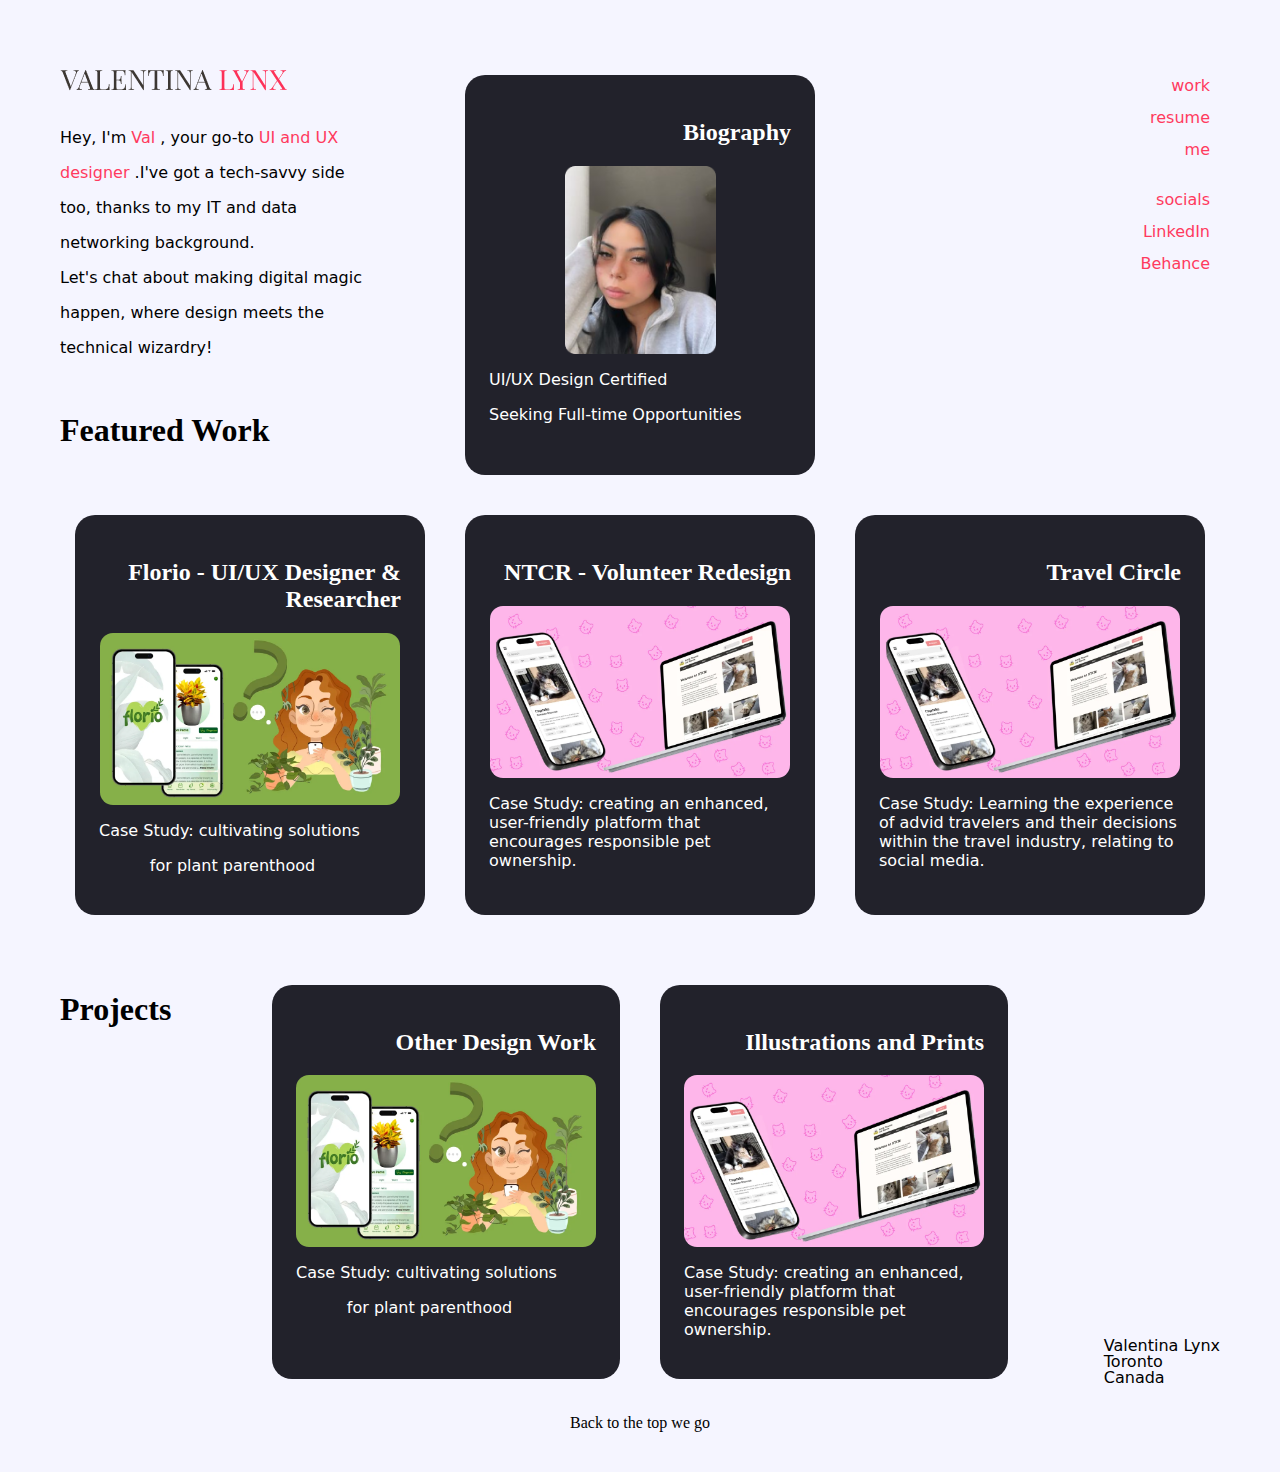
<file: index.html>
<html>

<head>
  <link rel="stylesheet" href="style.css" />
  <!-- <link rel="stylesheet" href="/node_modules//bootstrap/dist/css/bootstrap.min.css" /> -->
  <script src="https://code.jquery.com/jquery-3.7.1.js" integrity="sha256-eKhayi8LEQwp4NKxN+CfCh+3qOVUtJn3QNZ0TciWLP4=" crossorigin="anonymous"></script>
</head>

<body>

  <div class="gridContainer">
    <!-- <section class="container"> -->
    <div class="herointro">
      <div><img src="images/Logo.png" /></div>

      <br />
      <p>
        Hey, I'm
        <span class="pinkLetters">Val</span>
        , your go-to
        <span class="pinkLetters">UI and UX</span>
      </p>
      <p>
        <span class="pinkLetters">designer</span>
        .I've got a tech-savvy side
      </p>
      <p>too, thanks to my IT and data</p>
      <p>networking background.</p>
      <p>Let's chat about making digital magic</p>
      <p>happen, where design meets the</p>
      <p>technical wizardry!</p>
      <br>
      <h1 class="ftrdWrkHeader">Featured Work</h1>
    </div>
    <div class="figure">
      <div class="aboutHead">
        <h2>Biography</h2>
      </div>
      <div class="aboutMeimg">
        <img src="images/SelfPortrait.png" />
      </div>
      <div class="aboutMeP">
        <p>UI/UX Design Certified</p>
        <p>Seeking Full-time Opportunities</p>
      </div>
    </div>
    <div class="nav">
      <div class="menu-toggle" id="mobile-menu">
        <span></span>
        <span></span>
        <span></span>
      </div>
      <ul class="navbar-list pinkLetters" id="nav1">
        <li><a href="mywork.html" class="linkHover">work</a></li>
        <li ><a href="mywork.html" class="linkHover">resume</a></li>
        <li> <a href="mywork.html"class="linkHover">me</a> </li>

        <br>
      <!-- </ul>
      <ul class="navbar-list pinkLetters" id="nav2"> -->
        <li> <a href="mywork.html"class="linkHover">socials</a></li>
        <li> <a href="mywork.html"class="linkHover">LinkedIn</a></li>
        <li><a href="mywork.html"class="linkHover">Behance</a></li>
      </ul>
    </div>
    <!-- - - - - - --  featured work - - - - - -  -->
    <div class="ftrdWrkContainer">
      <div class="figure">
        <div class="designerHead">
          <h2>Florio - UI/UX Designer & Researcher</h2>
        </div>
        <div class="designerImg">
          <img style="width: 300; height: 172; border-radius: 13px;" src="images/image.png" />
        </div>
        <div class="designerP">
          <p>Case Study: cultivating solutions</p>
          <p>&nbsp;&nbsp;&nbsp;&nbsp;&nbsp;&nbsp;&nbsp;&nbsp;&nbsp;&nbsp;for plant parenthood</p>
        </div>
      </div>
    </div>
    <div class="figure">
      <div class="designerHead">
        <h2>NTCR - Volunteer Redesign</h2>
      </div>
      <div class="designerImg">
        <img style="width: 300; height: 172; border-radius: 13px;" src="images/Group_122.png" />
      </div>
      <div style="right: 1rem;" class="designerP">
        <p>Case Study: creating an enhanced, user-friendly platform that encourages responsible pet ownership.</p>
      </div>
    </div>
    <div class="figure">
      <div class="designerHead">
        <h2>Travel Circle</h2>
      </div>
      <div class="designerImg">
        <img style="width: 300; height: 172; border-radius: 13px;" src="images/Group_122.png" />
      </div>
      <div class="designerP">
        <p>Case Study: Learning the experience of advid travelers and their decisions within the travel industry,
          relating to social media.</p>
      </div>
    </div>

    <!-- ------Projects------------ -->


  </div>

  <div class="prjctsContainer">
    <div>
      <h1 class="ftrdWrkHeader">Projects</h1>
    </div>
    <div class="figure">
      <div class="prjctsHead">
        <h2>Other Design Work</h2>
      </div>
      <div class="prjctsImg">
        <img style="width: 300; height: 172; border-radius: 13px;" src="images/image.png" />
      </div>
      <div class="prjctsP">
        <p>Case Study: cultivating solutions</p>
        <p>&nbsp;&nbsp;&nbsp;&nbsp;&nbsp;&nbsp;&nbsp;&nbsp;&nbsp;&nbsp;for plant parenthood</p>
      </div>
    </div>
    <div class="figure">
      <div class="prjctsHead">
        <h2>Illustrations and Prints</h2>
      </div>
      <div class="prjctsImg">
        <img style="width: 300; height: 172; border-radius: 13px;" src="images/Group_122.png" />
      </div>
      <div style="right: 1rem;" class="prjctsP">
        <p>Case Study: creating an enhanced, user-friendly platform that encourages responsible pet ownership.</p>
      </div>
    </div>
    <div class="footerContainer">
      <div class="footerInfo">
        <p>Valentina Lynx</p>
        <p>Toronto</p>
        <p>Canada</p>
      </div>
    </div>
  </div>


  <div class="footer">
    <div class="backToTop">Back to the top we go</div>

  </div>
  </div>
  <!-- <section>
              <h1>Projects</h1>
              <div>Other Design Work</div>
              <div>Illustrations and Prints</div>
            </div>
          </section>
          <footer>
            <div>Back to the top we go</div>
            <div>Valentina Lynx / / Toronto Canada </div>
          </footer>
        </div>
        </div>
        
      </section> -->
  <!-- </footer> -->
   <!-- - - - - - --  Script  - - - - - -  -->
  <script src="js/script.js"></script>

  
</body>

</html>
</file>
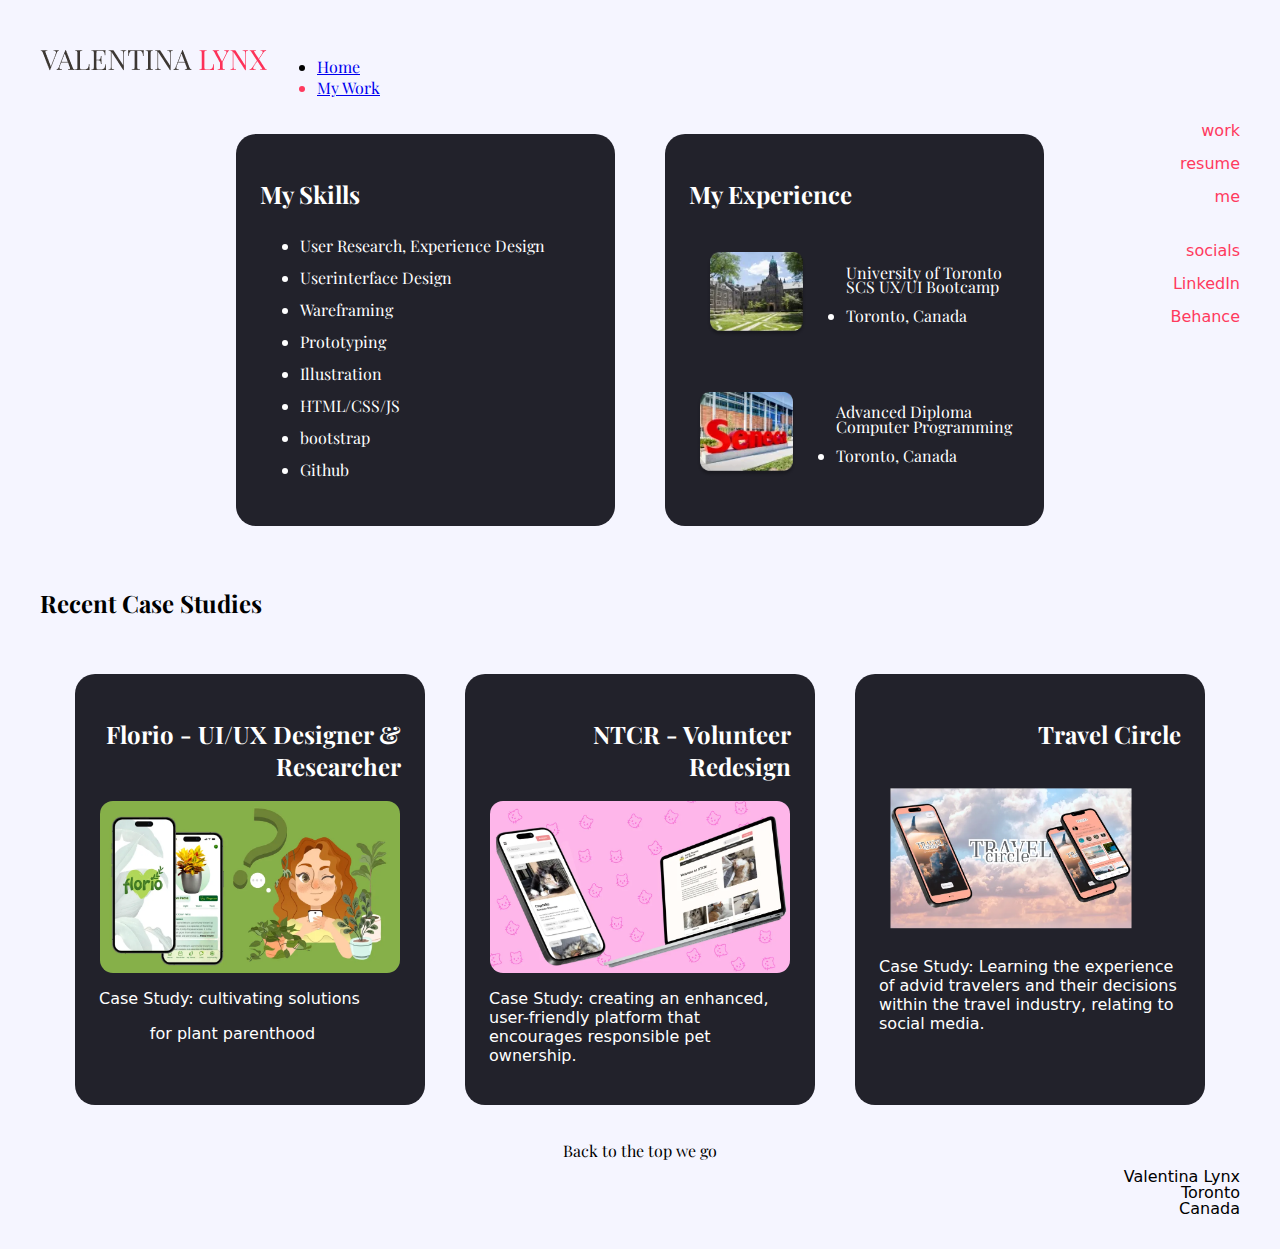
<file: mywork.html>
<html>

<head>
    <link rel="stylesheet" href="style.css" />
    <script src="https://code.jquery.com/jquery-3.7.1.js" integrity="sha256-eKhayi8LEQwp4NKxN+CfCh+3qOVUtJn3QNZ0TciWLP4=" crossorigin="anonymous"></script>

    <!-- <link rel="stylesheet" href="/node_modules//bootstrap/dist/css/bootstrap.min.css" /> -->
    <link rel="preconnect" href="https://fonts.googleapis.com">
<link rel="preconnect" href="https://fonts.gstatic.com" crossorigin>
<link href="https://fonts.googleapis.com/css2?family=Playfair+Display&display=swap" rel="stylesheet">

</head>

<body>
    <div class="heading">
        <div><img src="images/Logo.png" /></div>
        <div>
            <ul class="breadcrumb">
                <li class="breadcrumb-item"><a href="index.html">Home </a></li>
                <li class="breadcrumb-item pinkLetters"><a href="#">My Work</a></li>
            </ul>
        </div>
    </div>
    <div class="flexContainer">
        <div class="space">    
            <br>

            <!-- <br> -->
        </div>

        <!-- My Skills -->
        <div class="mySkills">
            <h2 class="aboutSkills">My Skills</h2>

            <!-- <div class="aboutMeimg"> -->
            <!-- <img src="/images/SelfPortrait.png" /> -->
            <div class="Skills">
                <ul class="skills-list">
                    <li>User Research, Experience Design</li>
                    <li>Userinterface Design</li>
                    <li>Wareframing</li>
                    <li>Prototyping</li>
                    <li>Illustration</li>
                    <li>HTML/CSS/JS</li>
                    <li>bootstrap</li>
                    <li>Github</li>
                </ul>
            </div>
        </div>
        <!-- My Experience -->
        <div class="myExperience">
            <h2 class="aboutExperience">My Experience</h2>

            <div class="uoft">
                <img src="images/uoft.png" alt="">
                <ul>
                    <li id="removeme">University of Toronto</li>
                    <li id="removeme">SCS UX/UI Bootcamp</li>
                    <br>
                    <li>Toronto, Canada</li>
                </ul>
                
            </div>
            <div class="seneca">
                <img src="images/seneca.png" alt="">
                <ul>
                    <li id="removeme">Advanced Diploma</li>
                    <li id="removeme">Computer Programming</li>
                    <br>
                    <li>Toronto, Canada</li>
                </ul>
            </div>

        </div>

        <div class="nav2">
            <div class="menu-toggle" id="mobile-menu">
              <span></span>
              <span></span>
              <span></span>
            </div>
            <ul class="navbar-list pinkLetters" id="nav1">
              <li><a href="mywork.html" class="linkHover">work</a></li>
              <li ><a href="mywork.html" class="linkHover">resume</a></li>
              <li> <a href="mywork.html"class="linkHover">me</a> </li>
      
              <br>
            <!-- </ul>
            <ul class="navbar-list pinkLetters" id="nav2"> -->
              <li> <a href="mywork.html"class="linkHover">socials</a></li>
              <li> <a href="mywork.html"class="linkHover">LinkedIn</a></li>
              <li><a href="mywork.html"class="linkHover">Behance</a></li>
            </ul>
          </div>




    </div>

    <br />
    <h2 class="ftrdWrkHeader">Recent Case Studies</h2>
    <div class="ftrdWrkContainer1">
        <div class="figure">
            <div class="designerHead">
                <h2>Florio - UI/UX Designer & Researcher</h2>
            </div>
            <div class="designerImg">
                <img style="width: 300; height: 172; border-radius: 13px;" src="images/image.png" />
            </div>
            <div class="designerP">
                <p>Case Study: cultivating solutions</p>
                <p>&nbsp;&nbsp;&nbsp;&nbsp;&nbsp;&nbsp;&nbsp;&nbsp;&nbsp;&nbsp;for plant parenthood</p>
            </div>
        </div>
        <div class="figure">
            <div class="designerHead">
                <h2>NTCR - Volunteer Redesign</h2>
            </div>
            <div class="designerImg">
                <img style="width: 300; height: 172; border-radius: 13px;" src="images/Group_122.png" />
            </div>
            <div style="right: 1rem;" class="designerP">
                <p>Case Study: creating an enhanced, user-friendly platform that encourages responsible pet ownership.
                </p>
            </div>
        </div>
        <div class="figure">
            <div class="designerHead">
                <h2>Travel Circle</h2>
            </div>
            <div class="designerImg">
                <img style="width: 300; height: 172; border-radius: 13px;" src="images/travelcircle.png" />
            </div>
            <div class="designerP">
                <p>Case Study: Learning the experience of advid travelers and their decisions within the travel
                    industry, relating to social media.</p>
            </div>
        </div>
    </div>

    <div class="footer">
        <div class="backToTop">Back to the top we go</div>
        <div class="footerInfo1">
            <p>Valentina Lynx</p>
            <p>Toronto</p>
            <p>Canada</p>
        </div>
    </div>
    <script src="js/script.js"></script>

</body>

</html>
</file>
<file: style.css>
body {
    background-color: #f5f5ff;
    padding: 2rem;
    font-family: 'Playfair Display', serif;
}
p{
    font-family: system-ui, -apple-system, BlinkMacSystemFont, 'Segoe UI', Roboto, Oxygen, Ubuntu, Cantarell, 'Open Sans', 'Helvetica Neue', sans-serif;
}
.pinkLetters {
    color: #ff3a5e;
  }
.gridContainer{
    display: grid;
    grid-template-columns: repeat(3, 1fr); /* 2 columns */
    grid-template-rows: repeat(2, 1fr);    /* 3 rows */
    gap: 10px;                             /* Adjust the gap between grid items */
    padding: 20px;         /* Optional padding for the entire grid */
  }
.nav ul li{
text-align: right;
list-style: none;
line-height: 2rem;
/* text-align: center; */
left: 8rem;
}
.nav{
    display: flex;
    margin-left: auto;
    /* justify-content: space-between; */
    /* align-items: center; */
    padding: 10px;
    /* background-color: #f0f0f0; */
}
.navbar-list{
    /* list-style: none; */
    padding: 0;
    margin: 0;
    display: flex;
    display: flex;
flex-direction: column;
}
.navbar-list a{
    text-decoration: none;
    color: #ff3a5e; 
    font-size: 16px;
    font-family: system-ui, -apple-system, BlinkMacSystemFont, 'Segoe UI', Roboto, Oxygen, Ubuntu, Cantarell, 'Open Sans', 'Helvetica Neue', sans-serif;

}
.navbar-list a :visited{
    text-decoration: none;
    color: inherit;
}

.menu-toggle {
    display: none;
    flex-direction: column;
    cursor: pointer;
  }
  
  .menu-toggle span {
    height: 2px;
    width: 25px;
    background-color: pink;
    margin: 5px 0;
  }
.figure h2 {
    text-align: right;
}
.figure img{
display: block;
margin-left: auto;
margin-right: auto;
width:50%;
}

.figure{
    background-color: #22222B;
    color: white;
    border-radius: 20px;
    margin: 15px;
    padding: 1.5rem;
}

.prjctsContainer{
    display: grid;
    grid-template-columns: repeat(4, 1fr); /* 2 columns */
    grid-template-rows: repeat(1, 1fr); 
    gap: 10px;                             /* Adjust the gap between grid items */
    padding: 20px;
}
.footerContainer{
    position: relative;
}
.footerInfo{
    position: absolute;
    /* text-align: right; */
    line-height: 0.25%;
    bottom:0;
    right: 0;
}

.backToTop{
    text-align: center;
}

/* MY Works Page */
.nav2 ul li{
    text-align: right;
    list-style: none;
    line-height: 2rem;
    /* text-align: center; */
    /* left: 8rem; */
}
.nav2{
    width:20%;
    
  
}

.flexContainer{
    display: flex;
    justify-content: space-between;
    width: 100%;
    gap: 10px;
}
.space h2{
    position: absolute;
    bottom:0;
}
.uoft{
    display:flex;
    justify-content: center;
    align-items: center;
    line-height: 90%;
    padding-top: 20px;
    padding-bottom: 50px;
    /* border-radius: 20px; */
}
#removeme{
    list-style: none;
}
.seneca{
    /* border-radius: 20px; */
    display: flex;
    justify-content: center;
    align-items: center;
    line-height: 90%;


}
.mySkills{
    border-radius: 20px;
    line-height: 2rem;
    background-color: #22222B;
    color: white;
    margin: 20px; 
    padding: 1.5rem;
    width: 40%;

    /* order:-4; */
    /* height: 70%; */

}
.myExperience{
    border-radius: 20px;
    background-color: #22222B;
    color: white;
    margin: 20px; 
    padding: 1.5rem;
    width: 40%;
    /* height: 50%; */
}

.space{
    width:20%
}
.myExperience img{
    width: 30%;
    height: 30%;


}

.heading{
    display: flex;
}
 .ftrdWrkContainer1{
    display: grid; 
     grid-template-columns: repeat(3, 1fr); /*Adjust the gap between grid items */
    gap: 10px;                             
    padding: 20px;
} 
.footer{
    position: relative;
}
.footerInfo1{
    /* position: absolute; */
    text-align: right;
    line-height: 0.25%;
    bottom:0;
    right: 0;
}
@media only screen and (max-width: 768px) {
    body{
      font-size: 14px;
      /* background-color: #ff3a5e; */
    
    }
    .nav{
        height: 35px;
    }
    .navbar-list {
        display: none;
        flex-direction: column;
        align-items: center;
        position: absolute;
        top: 60px;
        left: 0;
        width: 100%;
        font-size: small;
        /* background-color: #f0f0f0; */
    
      }
    
      .navbar-list.active {
        display: flex;
      }
    
      .menu-toggle {
        display: flex;
      }
    /* div{
      width:100%;
      margin-bottom: 20px;
      align-items: center;
    } */ 
    .gridContainer{
/* height: 60px; */
        grid-template-columns: 1fr;

    }
    .prjctsContainer{
        grid-template-columns: 1fr;

    }
    .flexContainer{
        flex-direction: column;
        max-width: 100%;
    }

    .nav, .nav2  {  order:-3;}
    /* .nav,
    .mySkills,
    .myExperience{
        order: 0;
    } */

    .ftrdWrkContainer1{
        grid-template-columns: 1fr;
    }
    .mySkills{
        /* margin-right: 20px; */
        padding-right: 18.5rem;
        margin-left: 2rem;
    }
    .myExperience{
        padding-right: 18.5rem;
        margin-left: 2rem;
    }
.footerInfo{
    /* padding-top:10rem; */
    height: 10px;
}
}
</file>
